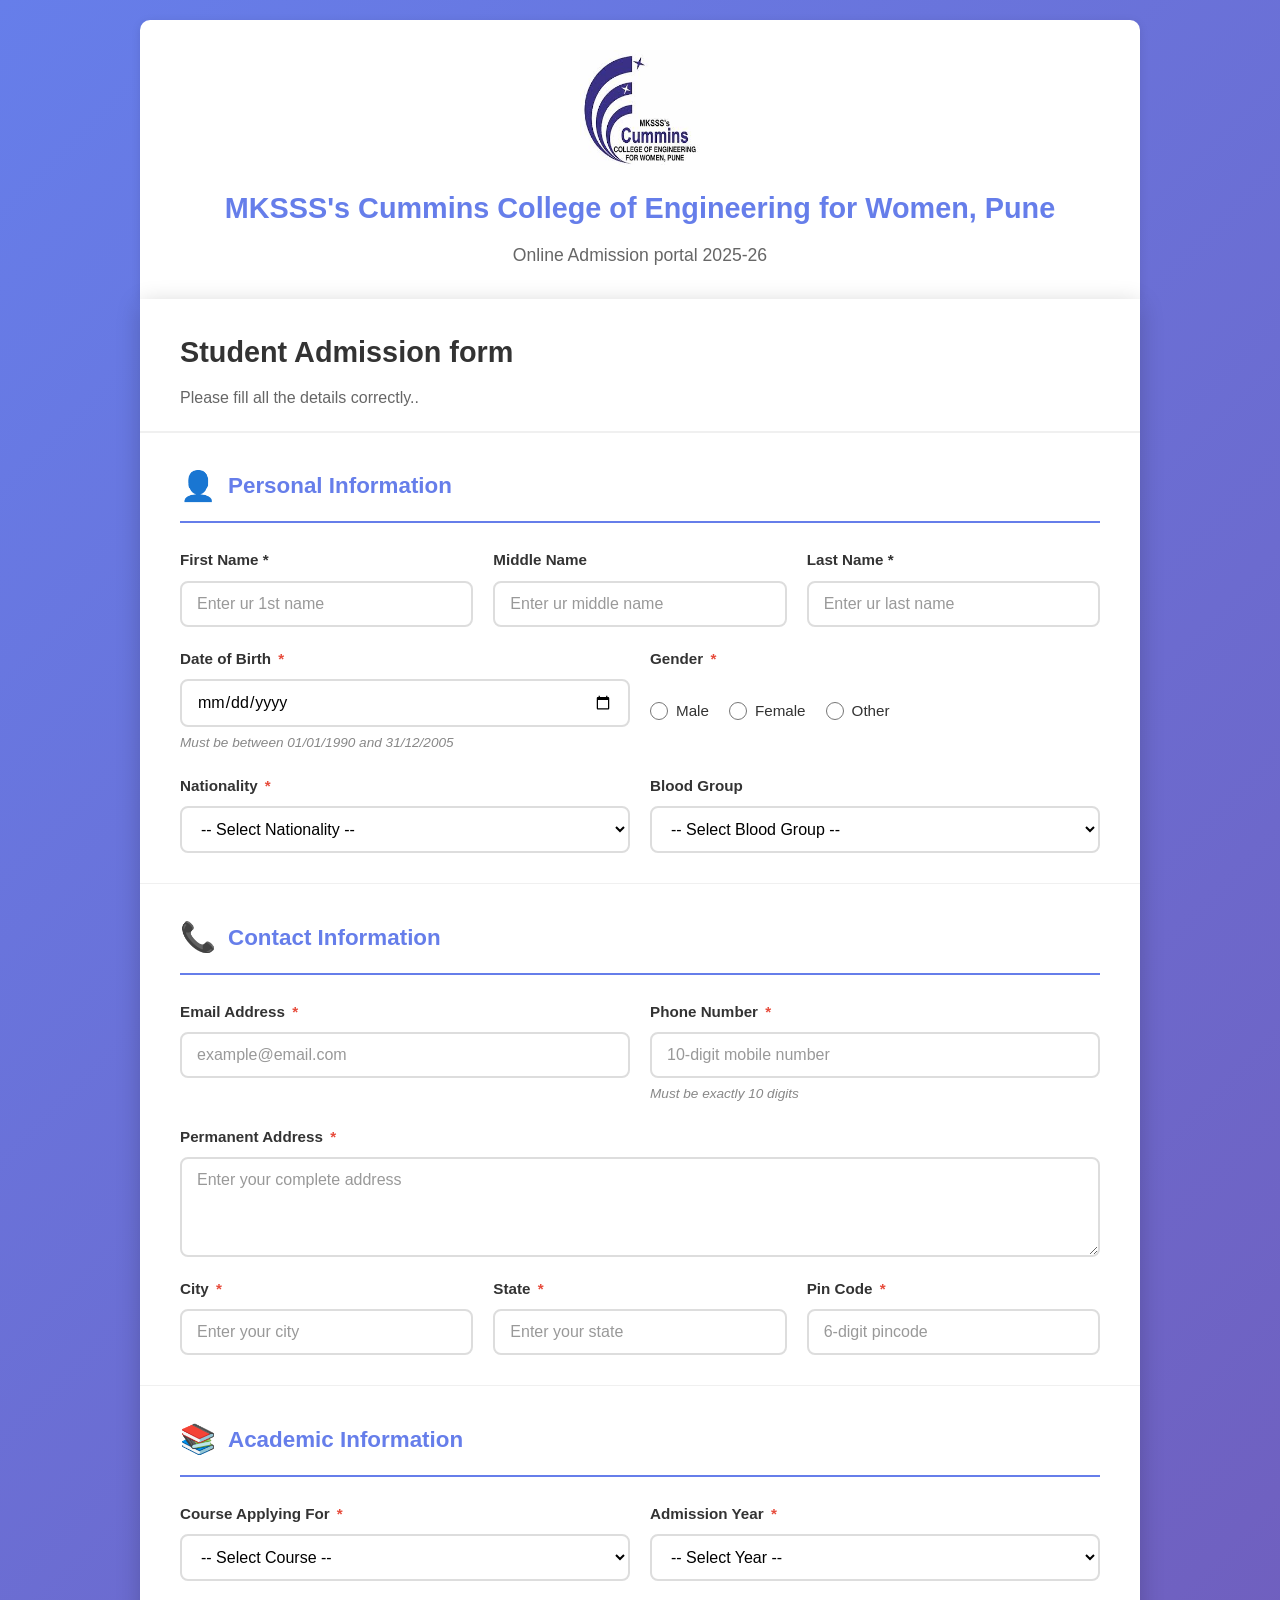
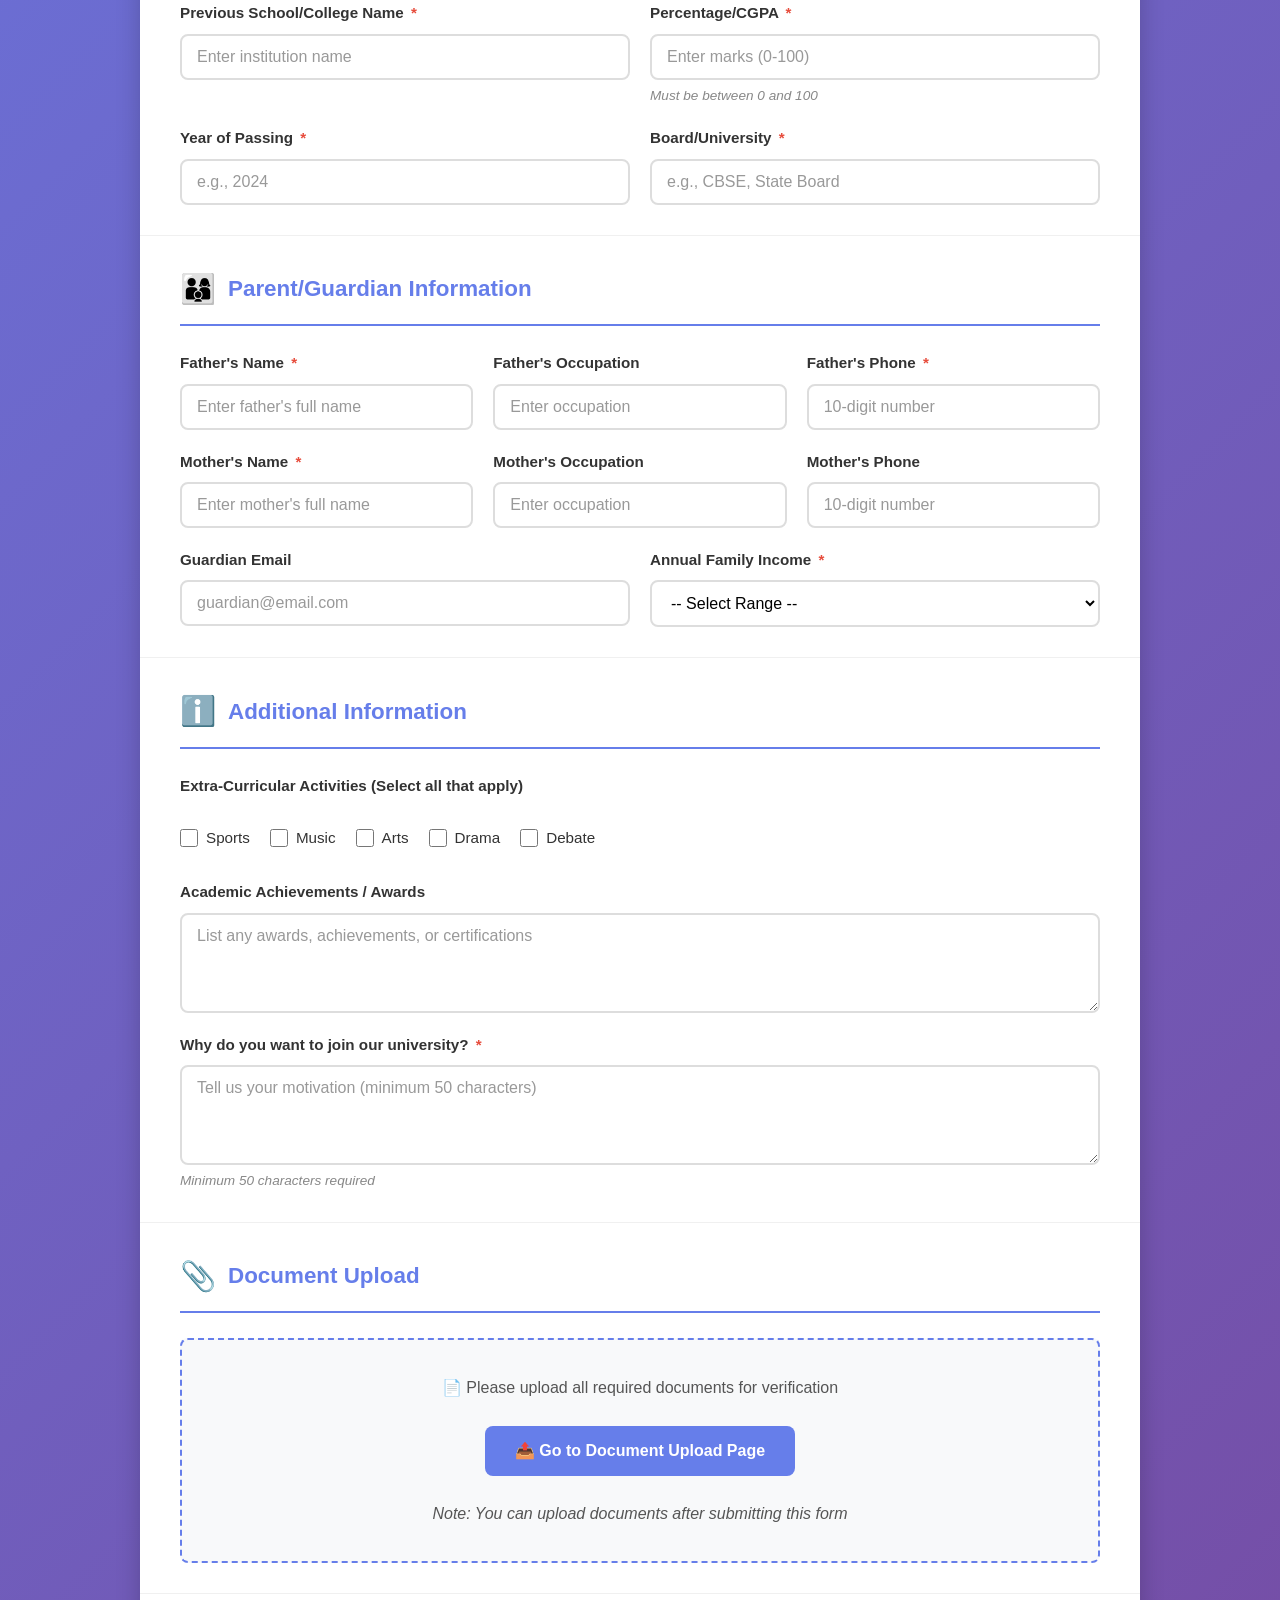
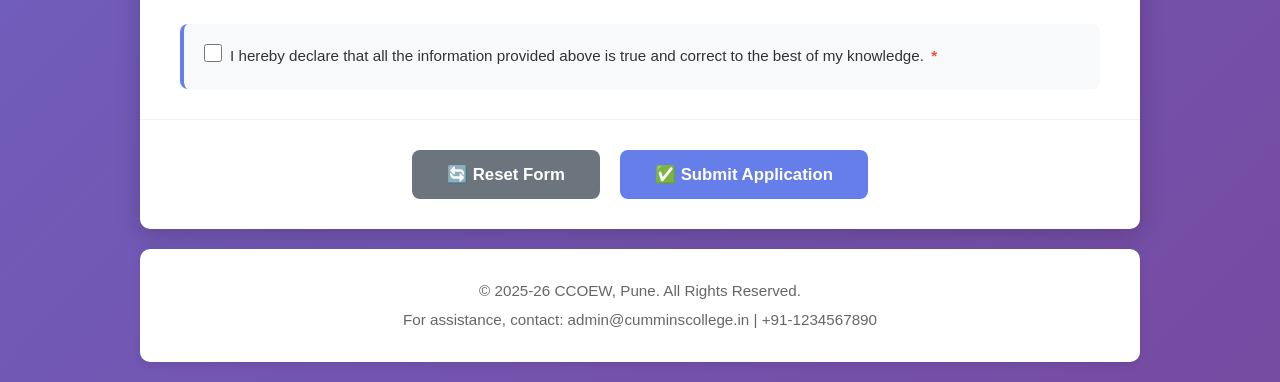
<file: index.html>
<!DOCTYPE html>
<html lang="en">
<head>
    <meta charset="UTF-8">
    <meta name="viewport" content="width=device-width, initial-scale=1.0">
    <title>Student Admission Form</title>
    <link rel="stylesheet" href="style.css">
</head>
<body>
    
    <header class="header">
        <div class="logo">
            <img src="image.png" alt="MKSSS Cummins College Logo" class="college-logo">
            <h1>MKSSS's Cummins College of Engineering for Women, Pune</h1>
        </div>
        <p class="tagline">Online Admission portal 2025-26</p>
    </header>

    <div class="container">
        <div class="form-header">
            <h2>Student Admission form</h2>
            <p> Please fill all the details correctly..</p>    
        </div>
        
        <form name="admissionForm" id="admissionForm" onsubmit="return validateForm()" method="POST">
            <div class="section">
                <h3 class="section-title">
                    <span class="section-icon">👤</span>
                    Personal Information
                </h3>

                <div class="form-row">
                    <div class="form-group">
                        <label for="firstName">First Name <span class="requierd">*</span></label>
                        <input type="text" id="firstName" name="firstName" placeholder="Enter ur 1st name">
                        <span class="error-message" id="firstNameError"></span>
                    </div>
                    <div class="form-group">
                        <label for="middleName">Middle Name</label>
                        <input type="text" id="middleName" name="middleName" placeholder="Enter ur middle name">
                    </div> 
                    <div class="form-group">
                        <label for="lastName">Last Name <span class="requierd">*</span></label>
                        <input type="text" id="lastName" name="lastName" placeholder="Enter ur last name">
                        <span class="error-message" id="lastNameError"></span>
                    </div>
                </div>

                <div class="form-row">
                    <div class="form-group">
                        <label for="dob">Date of Birth <span class="required">*</span></label>
                        <input type="date" id="dob" name="dob">
                        <span class="error-message" id="dobError"></span>
                        <small class="help-text">Must be between 01/01/1990 and 31/12/2005</small>
                    </div>
                    
                    <div class="form-group">
                        <label>Gender <span class="required">*</span></label>
                        <div class="radio-group">
                            <div class="radio-option">
                                <input type="radio" id="male" name="gender" value="Male">
                                <label for="male">Male</label>
                            </div>
                            <div class="radio-option">
                                <input type="radio" id="female" name="gender" value="Female">
                                <label for="female">Female</label>
                            </div>
                            <div class="radio-option">
                                <input type="radio" id="other" name="gender" value="Other">
                                <label for="other">Other</label>
                            </div>
                        </div>
                        <span class="error-message" id="genderError"></span>
                    </div>
                </div>

                <div class="form-row">
                    <div class="form-group">
                        <label for="nationality">Nationality <span class="required">*</span></label>
                        <select id="nationality" name="nationality">
                            <option value="">-- Select Nationality --</option>
                            <option value="Indian">Indian</option>
                            <option value="American">American</option>
                            <option value="British">British</option>
                            <option value="Canadian">Canadian</option>
                            <option value="Australian">Australian</option>
                            <option value="Other">Other</option>
                        </select>
                        <span class="error-message" id="nationalityError"></span>
                    </div>
                    
                    <div class="form-group">
                        <label for="bloodGroup">Blood Group</label>
                        <select id="bloodGroup" name="bloodGroup">
                            <option value="">-- Select Blood Group --</option>
                            <option value="A+">A+</option>
                            <option value="A-">A-</option>
                            <option value="B+">B+</option>
                            <option value="B-">B-</option>
                            <option value="AB+">AB+</option>
                            <option value="AB-">AB-</option>
                            <option value="O+">O+</option>
                            <option value="O-">O-</option>
                        </select>
                    </div>
                </div>
            </div>

            <div class="section">
                <h3 class="section-title">
                    <span class="section-icon">📞</span>
                    Contact Information
                </h3>
                
                <div class="form-row">
                    <div class="form-group">
                        <label for="email">Email Address <span class="required">*</span></label>
                        <input type="email" id="email" name="email" placeholder="example@email.com">
                        <span class="error-message" id="emailError"></span>
                    </div>
                    
                    <div class="form-group">
                        <label for="phone">Phone Number <span class="required">*</span></label>
                        <input type="tel" id="phone" name="phone" placeholder="10-digit mobile number" maxlength="10">
                        <span class="error-message" id="phoneError"></span>
                        <small class="help-text">Must be exactly 10 digits</small>
                    </div>
                </div>

                <div class="form-row">
                    <div class="form-group full-width">
                        <label for="address">Permanent Address <span class="required">*</span></label>
                        <textarea id="address" name="address" rows="3" placeholder="Enter your complete address"></textarea>
                        <span class="error-message" id="addressError"></span>
                    </div>
                </div>

                <div class="form-row">
                    <div class="form-group">
                        <label for="city">City <span class="required">*</span></label>
                        <input type="text" id="city" name="city" placeholder="Enter your city">
                        <span class="error-message" id="cityError"></span>
                    </div>
                    
                    <div class="form-group">
                        <label for="state">State <span class="required">*</span></label>
                        <input type="text" id="state" name="state" placeholder="Enter your state">
                        <span class="error-message" id="stateError"></span>
                    </div>
                    
                    <div class="form-group">
                        <label for="pincode">Pin Code <span class="required">*</span></label>
                        <input type="text" id="pincode" name="pincode" placeholder="6-digit pincode" maxlength="6">
                        <span class="error-message" id="pincodeError"></span>
                    </div>
                </div>
            </div>

            <div class="section">
                <h3 class="section-title">
                    <span class="section-icon">📚</span>
                    Academic Information
                </h3>
                
                <div class="form-row">
                    <div class="form-group">
                        <label for="course">Course Applying For <span class="required">*</span></label>
                        <select id="course" name="course">
                            <option value="">-- Select Course --</option>
                            <option value="B.Tech - Computer Engineering">B.Tech - Computer Engineering</option>
                            <option value="B.Tech - Mechanical Engineering">B.Tech - Mechanical Engineering</option>
                            <option value="B.Tech - Civil Engineering">B.Tech - Civil Engineering</option>
                            <option value="B.Tech - Electrical Engineering">B.Tech - Electrical Engineering</option>
                            <option value="BBA">BBA - Business Administration</option>
                            <option value="BCA">BCA - Computer Applications</option>
                        </select>
                        <span class="error-message" id="courseError"></span>
                    </div>
                    
                    <div class="form-group">
                        <label for="admissionYear">Admission Year <span class="required">*</span></label>
                        <select id="admissionYear" name="admissionYear">
                            <option value="">-- Select Year --</option>
                            <option value="2025">2025</option>
                            <option value="2026">2026</option>
                        </select>
                        <span class="error-message" id="admissionYearError"></span>
                    </div>
                </div>

                <div class="form-row">
                    <div class="form-group">
                        <label for="previousSchool">Previous School/College Name <span class="required">*</span></label>
                        <input type="text" id="previousSchool" name="previousSchool" placeholder="Enter institution name">
                        <span class="error-message" id="previousSchoolError"></span>
                    </div>
                    
                    <div class="form-group">
                        <label for="percentage">Percentage/CGPA <span class="required">*</span></label>
                        <input type="number" id="percentage" name="percentage" placeholder="Enter marks (0-100)" min="0" max="100" step="0.01">
                        <span class="error-message" id="percentageError"></span>
                        <small class="help-text">Must be between 0 and 100</small>
                    </div>
                </div>

                <div class="form-row">
                    <div class="form-group">
                        <label for="passingYear">Year of Passing <span class="required">*</span></label>
                        <input type="number" id="passingYear" name="passingYear" placeholder="e.g., 2024" min="2000" max="2026">
                        <span class="error-message" id="passingYearError"></span>
                    </div>
                    
                    <div class="form-group">
                        <label for="board">Board/University <span class="required">*</span></label>
                        <input type="text" id="board" name="board" placeholder="e.g., CBSE, State Board">
                        <span class="error-message" id="boardError"></span>
                    </div>
                </div>
            </div>

            <!-- Parent/Guardian Information Section -->
            <div class="section">
                <h3 class="section-title">
                    <span class="section-icon">👨‍👩‍👦</span>
                    Parent/Guardian Information
                </h3>
                
                <div class="form-row">
                    <div class="form-group">
                        <label for="fatherName">Father's Name <span class="required">*</span></label>
                        <input type="text" id="fatherName" name="fatherName" placeholder="Enter father's full name">
                        <span class="error-message" id="fatherNameError"></span>
                    </div>
                    
                    <div class="form-group">
                        <label for="fatherOccupation">Father's Occupation</label>
                        <input type="text" id="fatherOccupation" name="fatherOccupation" placeholder="Enter occupation">
                    </div>
                    
                    <div class="form-group">
                        <label for="fatherPhone">Father's Phone <span class="required">*</span></label>
                        <input type="tel" id="fatherPhone" name="fatherPhone" placeholder="10-digit number" maxlength="10">
                        <span class="error-message" id="fatherPhoneError"></span>
                    </div>
                </div>

                <div class="form-row">
                    <div class="form-group">
                        <label for="motherName">Mother's Name <span class="required">*</span></label>
                        <input type="text" id="motherName" name="motherName" placeholder="Enter mother's full name">
                        <span class="error-message" id="motherNameError"></span>
                    </div>
                    
                    <div class="form-group">
                        <label for="motherOccupation">Mother's Occupation</label>
                        <input type="text" id="motherOccupation" name="motherOccupation" placeholder="Enter occupation">
                    </div>
                    
                    <div class="form-group">
                        <label for="motherPhone">Mother's Phone</label>
                        <input type="tel" id="motherPhone" name="motherPhone" placeholder="10-digit number" maxlength="10">
                    </div>
                </div>

                <div class="form-row">
                    <div class="form-group">
                        <label for="guardianEmail">Guardian Email</label>
                        <input type="email" id="guardianEmail" name="guardianEmail" placeholder="guardian@email.com">
                    </div>
                    
                    <div class="form-group">
                        <label for="annualIncome">Annual Family Income <span class="required">*</span></label>
                        <select id="annualIncome" name="annualIncome">
                            <option value="">-- Select Range --</option>
                            <option value="Below 1 Lakh">Below 1 Lakh</option>
                            <option value="1-3 Lakhs">1-3 Lakhs</option>
                            <option value="3-5 Lakhs">3-5 Lakhs</option>
                            <option value="5-10 Lakhs">5-10 Lakhs</option>
                            <option value="Above 10 Lakhs">Above 10 Lakhs</option>
                        </select>
                        <span class="error-message" id="annualIncomeError"></span>
                    </div>
                </div>
            </div>

            <div class="section">
                <h3 class="section-title">
                    <span class="section-icon">ℹ️</span>
                    Additional Information
                </h3>
                
                <div class="form-row">
                    <div class="form-group full-width">
                        <label>Extra-Curricular Activities (Select all that apply)</label>
                        <div class="checkbox-group">
                            <div class="checkbox-option">
                                <input type="checkbox" id="sports" name="activities" value="Sports">
                                <label for="sports">Sports</label>
                            </div>
                            <div class="checkbox-option">
                                <input type="checkbox" id="music" name="activities" value="Music">
                                <label for="music">Music</label>
                            </div>
                            <div class="checkbox-option">
                                <input type="checkbox" id="arts" name="activities" value="Arts">
                                <label for="arts">Arts</label>
                            </div>
                            <div class="checkbox-option">
                                <input type="checkbox" id="drama" name="activities" value="Drama">
                                <label for="drama">Drama</label>
                            </div>
                            <div class="checkbox-option">
                                <input type="checkbox" id="debate" name="activities" value="Debate">
                                <label for="debate">Debate</label>
                            </div>
                        </div>
                    </div>
                </div>

                <div class="form-row">
                    <div class="form-group full-width">
                        <label for="achievements">Academic Achievements / Awards</label>
                        <textarea id="achievements" name="achievements" rows="3" placeholder="List any awards, achievements, or certifications"></textarea>
                    </div>
                </div>

                <div class="form-row">
                    <div class="form-group full-width">
                        <label for="whyJoin">Why do you want to join our university? <span class="required">*</span></label>
                        <textarea id="whyJoin" name="whyJoin" rows="4" placeholder="Tell us your motivation (minimum 50 characters)"></textarea>
                        <span class="error-message" id="whyJoinError"></span>
                        <small class="help-text">Minimum 50 characters required</small>
                    </div>
                </div>
            </div>

            <div class="section">
                <h3 class="section-title">
                    <span class="section-icon">📎</span>
                    Document Upload
                </h3>
                
                <div class="upload-info">
                    <p>📄 Please upload all required documents for verification</p>
                    <a href="document_upload.html" target="_blank" class="upload-btn">
                        📤 Go to Document Upload Page
                    </a>
                    <p class="note">Note: You can upload documents after submitting this form</p>
                </div>
            </div>

            <div class="section">
                <div class="terms-section">
                    <div class="checkbox-option">
                        <input type="checkbox" id="terms" name="terms">
                        <label for="terms">
                            I hereby declare that all the information provided above is true and correct to the best of my knowledge. <span class="required">*</span>
                        </label>
                    </div>
                    <span class="error-message" id="termsError"></span>
                </div>
            </div>

            <!-- Form Buttons -->
            <div class="button-group">
                <button type="reset" class="btn btn-secondary" onclick="return confirmReset()">
                    🔄 Reset Form
                </button>
                <button type="submit" class="btn btn-primary">
                    ✅ Submit Application
                </button>
            </div>

        </form>
    </div>

    <foooter class="footer">
        <p>&copy; 2025-26 CCOEW, Pune. All Rights Reserved.</p>
        <p>For assistance, contact: admin@cumminscollege.in | +91-1234567890</p>
    </footer>

    <script src="validation.js"></script>
</body>
</html>
</file>
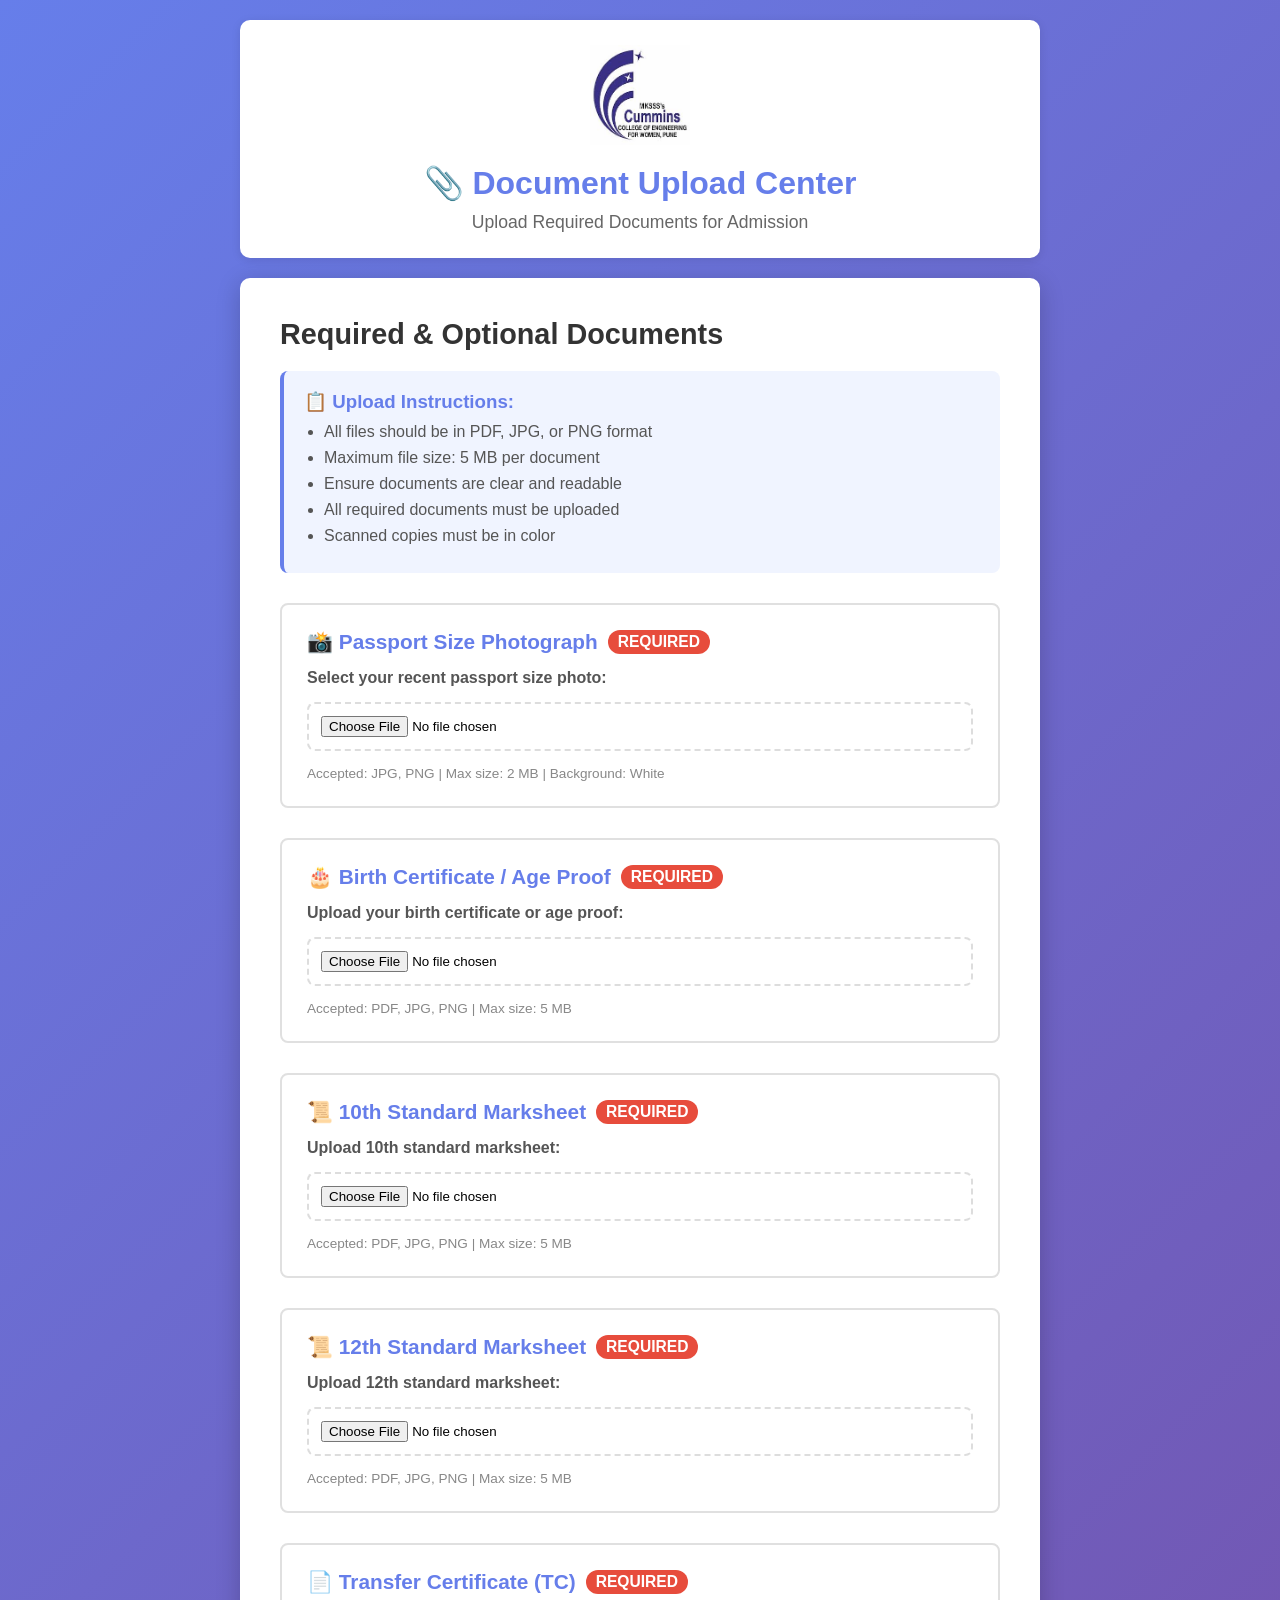
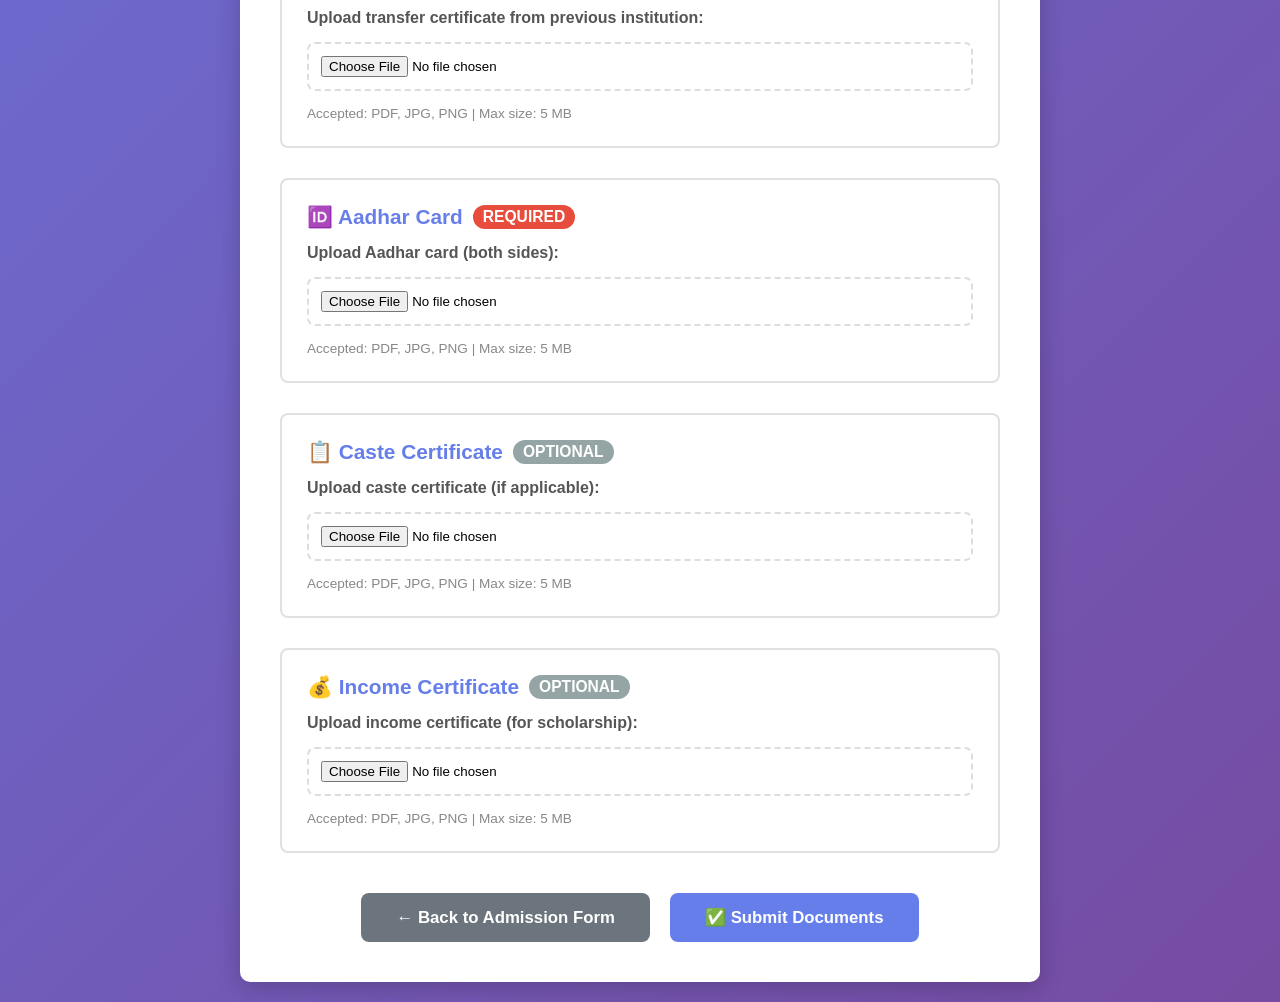
<file: document_upload.html>
<!DOCTYPE html>
<html lang="en">
<head>
    <meta charset="UTF-8">
    <meta name="viewport" content="width=device-width, initial-scale=1.0">
    <title>Document Upload - Admission Portal</title>
    
    <style>
        /* Internal CSS for Document Upload Page */
        * {
            margin: 0;
            padding: 0;
            box-sizing: border-box;
        }
        
        body {
            font-family: 'Segoe UI', Tahoma, Geneva, Verdana, sans-serif;
            background: linear-gradient(135deg, #667eea 0%, #764ba2 100%);
            min-height: 100vh;
            display: flex;
            flex-direction: column;
            padding: 20px;
        }
        
        .header {
            background: white;
            padding: 25px;
            border-radius: 10px;
            text-align: center;
            max-width: 800px;
            margin: 0 auto 20px auto;
            width: 100%;
            box-shadow: 0 2px 10px rgba(0,0,0,0.1);
        }
        
        .header h1 {
            color: #667eea;
            font-size: 2em;
            margin-bottom: 10px;
        }
        
        .header p {
            color: #666;
            font-size: 1.1em;
        }
        
        .container {
            max-width: 800px;
            width: 100%;
            margin: 0 auto;
            background: white;
            border-radius: 10px;
            padding: 40px;
            box-shadow: 0 5px 25px rgba(0,0,0,0.2);
        }
        
        .page-title {
            color: #333;
            font-size: 1.8em;
            margin-bottom: 10px;
        }
        
        .instructions {
            background: #f0f4ff;
            padding: 20px;
            border-radius: 8px;
            margin: 20px 0;
            border-left: 4px solid #667eea;
        }
        
        .instructions h3 {
            color: #667eea;
            margin-bottom: 10px;
        }
        
        .instructions ul {
            margin-left: 20px;
            color: #555;
        }
        
        .instructions li {
            margin: 8px 0;
        }
        
        .upload-section {
            margin: 30px 0;
            padding: 25px;
            border: 2px solid #e0e0e0;
            border-radius: 8px;
            transition: all 0.3s ease;
        }
        
        .upload-section:hover {
            border-color: #667eea;
            background: #f9fbff;
        }
        
        .upload-section h3 {
            color: #667eea;
            font-size: 1.3em;
            margin-bottom: 15px;
            display: flex;
            align-items: center;
        }
        
        .required-badge {
            background: #e74c3c;
            color: white;
            padding: 3px 10px;
            border-radius: 15px;
            font-size: 0.75em;
            margin-left: 10px;
        }
        
        .optional-badge {
            background: #95a5a6;
            color: white;
            padding: 3px 10px;
            border-radius: 15px;
            font-size: 0.75em;
            margin-left: 10px;
        }
        
        .file-input-wrapper {
            display: flex;
            flex-direction: column;
            gap: 10px;
        }
        
        .file-input-label {
            font-weight: 600;
            color: #555;
            margin-bottom: 5px;
        }
        
        input[type="file"] {
            padding: 12px;
            border: 2px dashed #ddd;
            border-radius: 8px;
            cursor: pointer;
            transition: all 0.3s ease;
            background: white;
        }
        
        input[type="file"]:hover {
            border-color: #667eea;
            background: #f9fbff;
        }
        
        .file-info {
            font-size: 0.85em;
            color: #888;
            margin-top: 5px;
        }
        
        .file-preview {
            margin-top: 10px;
            padding: 10px;
            background: #f8f9fa;
            border-radius: 6px;
            display: none;
        }
        
        .file-preview.show {
            display: block;
        }
        
        .file-preview p {
            color: #28a745;
            font-weight: 600;
        }
        
        .btn-group {
            display: flex;
            justify-content: center;
            gap: 20px;
            margin-top: 40px;
            flex-wrap: wrap;
        }
        
        .btn {
            padding: 14px 35px;
            font-size: 1.05em;
            font-weight: 600;
            border: none;
            border-radius: 8px;
            cursor: pointer;
            transition: all 0.3s ease;
            min-width: 160px;
        }
        
        .btn-primary {
            background: #667eea;
            color: white;
        }
        
        .btn-primary:hover {
            background: #5568d3;
            transform: translateY(-2px);
            box-shadow: 0 5px 15px rgba(102, 126, 234, 0.4);
        }
        
        .btn-secondary {
            background: #6c757d;
            color: white;
        }
        
        .btn-secondary:hover {
            background: #5a6268;
            transform: translateY(-2px);
        }
        
        .success-message {
            background: #d4edda;
            color: #155724;
            padding: 15px;
            border-radius: 8px;
            margin-top: 20px;
            border: 1px solid #c3e6cb;
            display: none;
        }
        
        .success-message.show {
            display: block;
        }
        
        .error-message {
            color: #e74c3c;
            font-size: 0.9em;
            margin-top: 5px;
            display: none;
        }
        
        .error-message.show {
            display: block;
        }
        
        @media screen and (max-width: 768px) {
            .container {
                padding: 25px;
            }
            
            .upload-section {
                padding: 20px;
            }
            
            .btn-group {
                flex-direction: column;
            }
            
            .btn {
                width: 100%;
            }
        }
    </style>
</head>
<body>
    <div class="header">
        <img src="image.png" alt="MKSSS Cummins College Logo" style="width: 100px; height: auto; margin-bottom: 15px;">
        <h1>📎 Document Upload Center</h1>
        <p>Upload Required Documents for Admission</p>
    </div>
    
    <div class="container">
        <h2 class="page-title">Required & Optional Documents</h2>
        
        <div class="instructions">
            <h3>📋 Upload Instructions:</h3>
            <ul>
                <li>All files should be in PDF, JPG, or PNG format</li>
                <li>Maximum file size: 5 MB per document</li>
                <li>Ensure documents are clear and readable</li>
                <li>All required documents must be uploaded</li>
                <li>Scanned copies must be in color</li>
            </ul>
        </div>
        
        <form id="uploadForm" onsubmit="return validateUploadForm()">
            <!-- Photograph -->
            <div class="upload-section">
                <h3>
                    📸 Passport Size Photograph
                    <span class="required-badge">REQUIRED</span>
                </h3>
                <div class="file-input-wrapper">
                    <label class="file-input-label">Select your recent passport size photo:</label>
                    <input type="file" id="photograph" name="photograph" accept="image/*" onchange="handleFileSelect(this, 'photographPreview')">
                    <div class="file-info">Accepted: JPG, PNG | Max size: 2 MB | Background: White</div>
                    <div class="file-preview" id="photographPreview"></div>
                    <span class="error-message" id="photographError"></span>
                </div>
            </div>
            
            <!-- Birth Certificate -->
            <div class="upload-section">
                <h3>
                    🎂 Birth Certificate / Age Proof
                    <span class="required-badge">REQUIRED</span>
                </h3>
                <div class="file-input-wrapper">
                    <label class="file-input-label">Upload your birth certificate or age proof:</label>
                    <input type="file" id="birthCert" name="birthCert" accept=".pdf,image/*" onchange="handleFileSelect(this, 'birthCertPreview')">
                    <div class="file-info">Accepted: PDF, JPG, PNG | Max size: 5 MB</div>
                    <div class="file-preview" id="birthCertPreview"></div>
                    <span class="error-message" id="birthCertError"></span>
                </div>
            </div>
            
            <!-- 10th Marksheet -->
            <div class="upload-section">
                <h3>
                    📜 10th Standard Marksheet
                    <span class="required-badge">REQUIRED</span>
                </h3>
                <div class="file-input-wrapper">
                    <label class="file-input-label">Upload 10th standard marksheet:</label>
                    <input type="file" id="marksheet10" name="marksheet10" accept=".pdf,image/*" onchange="handleFileSelect(this, 'marksheet10Preview')">
                    <div class="file-info">Accepted: PDF, JPG, PNG | Max size: 5 MB</div>
                    <div class="file-preview" id="marksheet10Preview"></div>
                    <span class="error-message" id="marksheet10Error"></span>
                </div>
            </div>
            
            <!-- 12th Marksheet -->
            <div class="upload-section">
                <h3>
                    📜 12th Standard Marksheet
                    <span class="required-badge">REQUIRED</span>
                </h3>
                <div class="file-input-wrapper">
                    <label class="file-input-label">Upload 12th standard marksheet:</label>
                    <input type="file" id="marksheet12" name="marksheet12" accept=".pdf,image/*" onchange="handleFileSelect(this, 'marksheet12Preview')">
                    <div class="file-info">Accepted: PDF, JPG, PNG | Max size: 5 MB</div>
                    <div class="file-preview" id="marksheet12Preview"></div>
                    <span class="error-message" id="marksheet12Error"></span>
                </div>
            </div>
            
            <!-- Transfer Certificate -->
            <div class="upload-section">
                <h3>
                    📄 Transfer Certificate (TC)
                    <span class="required-badge">REQUIRED</span>
                </h3>
                <div class="file-input-wrapper">
                    <label class="file-input-label">Upload transfer certificate from previous institution:</label>
                    <input type="file" id="transferCert" name="transferCert" accept=".pdf,image/*" onchange="handleFileSelect(this, 'transferCertPreview')">
                    <div class="file-info">Accepted: PDF, JPG, PNG | Max size: 5 MB</div>
                    <div class="file-preview" id="transferCertPreview"></div>
                    <span class="error-message" id="transferCertError"></span>
                </div>
            </div>
            
            <!-- Aadhar Card -->
            <div class="upload-section">
                <h3>
                    🆔 Aadhar Card
                    <span class="required-badge">REQUIRED</span>
                </h3>
                <div class="file-input-wrapper">
                    <label class="file-input-label">Upload Aadhar card (both sides):</label>
                    <input type="file" id="aadharCard" name="aadharCard" accept=".pdf,image/*" onchange="handleFileSelect(this, 'aadharCardPreview')">
                    <div class="file-info">Accepted: PDF, JPG, PNG | Max size: 5 MB</div>
                    <div class="file-preview" id="aadharCardPreview"></div>
                    <span class="error-message" id="aadharCardError"></span>
                </div>
            </div>
            
            <!-- Caste Certificate (Optional) -->
            <div class="upload-section">
                <h3>
                    📋 Caste Certificate
                    <span class="optional-badge">OPTIONAL</span>
                </h3>
                <div class="file-input-wrapper">
                    <label class="file-input-label">Upload caste certificate (if applicable):</label>
                    <input type="file" id="casteCert" name="casteCert" accept=".pdf,image/*" onchange="handleFileSelect(this, 'casteCertPreview')">
                    <div class="file-info">Accepted: PDF, JPG, PNG | Max size: 5 MB</div>
                    <div class="file-preview" id="casteCertPreview"></div>
                </div>
            </div>
            
            <!-- Income Certificate (Optional) -->
            <div class="upload-section">
                <h3>
                    💰 Income Certificate
                    <span class="optional-badge">OPTIONAL</span>
                </h3>
                <div class="file-input-wrapper">
                    <label class="file-input-label">Upload income certificate (for scholarship):</label>
                    <input type="file" id="incomeCert" name="incomeCert" accept=".pdf,image/*" onchange="handleFileSelect(this, 'incomeCertPreview')">
                    <div class="file-info">Accepted: PDF, JPG, PNG | Max size: 5 MB</div>
                    <div class="file-preview" id="incomeCertPreview"></div>
                </div>
            </div>
            
            <div class="success-message" id="successMessage">
                ✅ All documents uploaded successfully! You can now close this window and return to the admission form.
            </div>
            
            <div class="btn-group">
                <button type="button" class="btn btn-secondary" onclick="window.close()">
                    ← Back to Admission Form
                </button>
                <button type="submit" class="btn btn-primary">
                    ✅ Submit Documents
                </button>
            </div>
        </form>
    </div>
    
    <script>
        // Handle file selection and show preview
        function handleFileSelect(input, previewId) {
            const preview = document.getElementById(previewId);
            const file = input.files[0];
            
            if (file) {
                // Check file size (5MB = 5 * 1024 * 1024 bytes)
                const maxSize = 5 * 1024 * 1024;
                
                if (file.size > maxSize) {
                    alert('File size too large! Maximum size is 5 MB.\nYour file: ' + (file.size / (1024 * 1024)).toFixed(2) + ' MB');
                    input.value = '';
                    preview.classList.remove('show');
                    return;
                }
                
                // Show file preview
                preview.innerHTML = '<p>✓ Selected: ' + file.name + ' (' + (file.size / 1024).toFixed(2) + ' KB)</p>';
                preview.classList.add('show');
            } else {
                preview.classList.remove('show');
            }
        }
        
        // Validate upload form
        function validateUploadForm() {
            // Clear previous errors
            const errorMessages = document.querySelectorAll('.error-message');
            errorMessages.forEach(function(error) {
                error.classList.remove('show');
                error.textContent = '';
            });
            
            let isValid = true;
            
            // List of required documents
            const requiredDocs = [
                { id: 'photograph', name: 'Passport size photograph', errorId: 'photographError' },
                { id: 'birthCert', name: 'Birth certificate', errorId: 'birthCertError' },
                { id: 'marksheet10', name: '10th marksheet', errorId: 'marksheet10Error' },
                { id: 'marksheet12', name: '12th marksheet', errorId: 'marksheet12Error' },
                { id: 'transferCert', name: 'Transfer certificate', errorId: 'transferCertError' },
                { id: 'aadharCard', name: 'Aadhar card', errorId: 'aadharCardError' }
            ];
            
            // Check each required document
            requiredDocs.forEach(function(doc) {
                const input = document.getElementById(doc.id);
                const errorElement = document.getElementById(doc.errorId);
                
                if (!input.files || input.files.length === 0) {
                    errorElement.textContent = doc.name + ' is required';
                    errorElement.classList.add('show');
                    isValid = false;
                }
            });
            
            if (isValid) {
                // Show success message
                document.getElementById('successMessage').classList.add('show');
                
                // Simulate upload with progress
                alert('✅ Documents uploaded successfully!\n\nAll your documents have been submitted for verification.\n\nYou will receive a confirmation email within 24 hours.');
                
                // Optionally close window after success
                setTimeout(function() {
                    if (confirm('Documents uploaded successfully!\n\nWould you like to close this window?')) {
                        window.close();
                    }
                }, 1000);
                
                return false; // Prevent actual form submission for demo
            } else {
                alert('❌ Please upload all required documents before submitting.');
                return false;
            }
        }
        
        // Prevent accidental page close if files are selected
        window.addEventListener('beforeunload', function (e) {
            const allInputs = document.querySelectorAll('input[type="file"]');
            let hasFiles = false;
            
            allInputs.forEach(function(input) {
                if (input.files && input.files.length > 0) {
                    hasFiles = true;
                }
            });
            
            if (hasFiles) {
                e.preventDefault();
                e.returnValue = '';
            }
        });
    </script>
</body>

</html>
</file>
<file: style.css>
* {
    margin: 0;
    padding: 0;
    box-sizing: border-box;
}

body {
    font-family: 'Segoe UI', Tahoma, Geneva, Verdana, sans-serif;
    background: linear-gradient(135deg, #667eea 0%, #764ba2 100%);
    min-height: 100vh;
    display: flex;
    flex-direction: column;
    padding: 20px;
    line-height: 1.6;
}

.header {
    background: white;
    padding: 30px 20px;
    border-radius: 10px 10px 0 0;
    box-shadow: 0 2px 10px rgba(0, 0, 0, 0.1);
    text-align: center;
    max-width: 900px;
    width: 100%;
    margin: 0 auto 0 auto;
}

.logo {
    display: flex;
    flex-direction: column;
    align-items: center;
    gap: 15px;
}

.college-logo {
    width: 120px;
    height: auto;
    object-fit: contain;
}

.header .logo h1 {
    color: #667eea;
    font-size: 1.8em;
    margin-bottom: 10px;
    font-weight: 700;
}

.header .tagline {
    color: #666;
    font-size: 1.1em;
    font-weight: 500;
}

.container {
    max-width: 900px;
    width: 100%;
    margin: 0 auto;
    background: white;
    border-radius: 0 0 10px 10px;
    box-shadow: 0 5px 25px rgba(0, 0, 0, 0.2);
}

.form-header {
    padding: 30px 40px 20px 40px;
    border-bottom: 2px solid #f0f0f0;
}

.form-header h2 {
    color: #333;
    font-size: 1.8em;
    margin-bottom: 10px;
}

.form-header p {
    color: #666;
    font-size: 1em;
}

.section {
    padding: 30px 40px;
    border-bottom: 1px solid #f0f0f0;
}

.section:last-child {
    border-bottom: none;
}

.section-title {
    color: #667eea;
    font-size: 1.4em;
    margin-bottom: 25px;
    padding-bottom: 12px;
    border-bottom: 2px solid #667eea;
    display: flex;
    align-items: center;
    font-weight: 600;
}

.section-icon {
    margin-right: 12px;
    font-size: 1.3em;
}

.form-row {
    display: flex;
    flex-wrap: wrap;
    gap: 20px;
    margin-bottom: 20px;
}

.form-row:last-child {
    margin-bottom: 0;
}

.form-group {
    flex: 1;
    min-width: 250px;
    display: flex;
    flex-direction: column;
}

.form-group.full-width {
    flex-basis: 100%;
    min-width: 100%;
}

label {
    font-weight: 600;
    color: #333;
    margin-bottom: 8px;
    font-size: 0.95em;
}

.required {
    color: #e74c3c;
    margin-left: 3px;
    font-weight: bold;
}

input[type="text"],
input[type="email"],
input[type="tel"],
input[type="date"],
input[type="number"],
select,
textarea {
    padding: 12px 15px;
    border: 2px solid #ddd;
    border-radius: 8px;
    font-size: 1em;
    transition: all 0.3s ease;
    font-family: inherit;
    background-color: white;
}

input:focus,
select:focus,
textarea:focus {
    outline: none;
    border-color: #667eea;
    box-shadow: 0 0 0 3px rgba(102, 126, 234, 0.1);
}

input::placeholder,
textarea::placeholder {
    color: #999;
}

/* ERROR STATE */
input.error,
select.error,
textarea.error {
    border-color: #e74c3c;
    background-color: #fff5f5;
}

textarea {
    resize: vertical;
    min-height: 100px;
    font-family: inherit;
}

.help-text {
    font-size: 0.85em;
    color: #888;
    margin-top: 5px;
    font-style: italic;
}

.radio-group,
.checkbox-group {
    display: flex;
    flex-wrap: wrap;
    gap: 20px;
    margin-top: 10px;
    padding: 10px 0;
}

.radio-option,
.checkbox-option {
    display: flex;
    align-items: center;
    gap: 8px;
}

.radio-option label,
.checkbox-option label {
    margin-bottom: 0;
    font-weight: 500;
    cursor: pointer;
}

input[type="radio"],
input[type="checkbox"] {
    width: 18px;
    height: 18px;
    cursor: pointer;
    accent-color: #667eea;
}

.error-message {
    color: #e74c3c;
    font-size: 0.85em;
    margin-top: 5px;
    display: none;
    font-weight: 500;
}

.error-message.show {
    display: block;
}

.upload-info {
    background: #f8f9fa;
    padding: 25px;
    border-radius: 8px;
    text-align: center;
    border: 2px dashed #667eea;
}

.upload-info p {
    margin: 10px 0;
    color: #555;
    font-size: 1em;
}

.upload-btn {
    display: inline-block;
    padding: 12px 30px;
    background: #667eea;
    color: white;
    text-decoration: none;
    border-radius: 8px;
    font-weight: 600;
    margin: 15px 0;
    transition: all 0.3s ease;
    font-size: 1em;
}

.upload-btn:hover {
    background: #5568d3;
    transform: translateY(-2px);
    box-shadow: 0 5px 15px rgba(102, 126, 234, 0.3);
}

.note {
    font-size: 0.9em;
    color: #888;
    font-style: italic;
}

.terms-section {
    background: #f8f9fa;
    padding: 20px;
    border-radius: 8px;
    border-left: 4px solid #667eea;
}

.terms-section .checkbox-option {
    align-items: flex-start;
}

.terms-section label {
    line-height: 1.6;
    font-weight: 500;
}

.button-group {
    display: flex;
    justify-content: center;
    gap: 20px;
    padding: 30px 40px;
    flex-wrap: wrap;
}

.btn {
    padding: 14px 35px;
    font-size: 1.05em;
    font-weight: 600;
    border: none;
    border-radius: 8px;
    cursor: pointer;
    transition: all 0.3s ease;
    font-family: inherit;
    min-width: 160px;
}

.btn-primary {
    background: #667eea;
    color: white;
}

.btn-primary:hover {
    background: #5568d3;
    transform: translateY(-2px);
    box-shadow: 0 5px 15px rgba(102, 126, 234, 0.4);
}

.btn-secondary {
    background: #6c757d;
    color: white;
}

.btn-secondary:hover {
    background: #5a6268;
    transform: translateY(-2px);
    box-shadow: 0 5px 15px rgba(108, 117, 125, 0.4);
}

.footer {
    background: white;
    color: #666;
    text-align: center;
    padding: 25px 20px;
    margin-top: 20px;
    border-radius: 10px;
    max-width: 900px;
    width: 100%;
    margin: 20px auto 0 auto;
    box-shadow: 0 2px 10px rgba(0, 0, 0, 0.1);
}

.footer p {
    margin: 5px 0;
    font-size: 0.95em;
}

@media screen and (max-width: 768px) {
    body {
        padding: 10px;
    }
    
    .header {
        padding: 20px 15px;
    }
    
    .college-logo {
        width: 90px;
    }
    
    .header .logo h1 {
        font-size: 1.3em;
    }
    
    .header .tagline {
        font-size: 0.95em;
    }
    
    .form-header {
        padding: 20px 20px 15px 20px;
    }
    
    .form-header h2 {
        font-size: 1.4em;
    }
    
    .section {
        padding: 20px;
    }
    
    .section-title {
        font-size: 1.2em;
    }
    
    .form-row {
        gap: 15px;
    }
    
    .form-group {
        min-width: 100%;
    }
    
    .button-group {
        padding: 20px;
        flex-direction: column;
    }
    
    .btn {
        width: 100%;
    }
}

@media screen and (max-width: 480px) {
    .college-logo {
        width: 70px;
    }
    
    .header .logo h1 {
        font-size: 1.1em;
    }
    
    .header .tagline {
        font-size: 0.85em;
    }
    
    .form-header h2 {
        font-size: 1.2em;
    }
    
    .section {
        padding: 15px;
    }
    
    .section-title {
        font-size: 1.1em;
        flex-direction: column;
        align-items: flex-start;
    }
    
    .section-icon {
        margin-bottom: 5px;
    }
    
    .radio-group,
    .checkbox-group {
        flex-direction: column;
        gap: 12px;
    }
    
    input[type="text"],
    input[type="email"],
    input[type="tel"],
    input[type="date"],
    input[type="number"],
    select,
    textarea {
        font-size: 16px;
    }
}

@media screen and (max-height: 500px) and (orientation: landscape) {
    .header {
        padding: 15px;
    }
    
    .header .logo h1 {
        font-size: 1.3em;
        margin-bottom: 5px;
    }
    
    .section {
        padding: 15px;
    }
}

@media screen and (min-width: 1200px) {
    .container {
        max-width: 1000px;
    }
    
    .header {
        max-width: 1000px;
    }
    
    .footer {
        max-width: 1000px;
    }
}

@media print {
    body {
        background: white;
        padding: 0;
    }
    
    .header,
    .container,
    .footer {
        box-shadow: none;
        border-radius: 0;
    }
    
    .btn {
        display: none;
    }
    
    .upload-info {
        border: 1px solid #ddd;
    }
}

input:focus-visible,
select:focus-visible,
textarea:focus-visible,
button:focus-visible {
    outline: 3px solid #667eea;
    outline-offset: 2px;
}

@media (prefers-reduced-motion: reduce) {
    * {
        animation: none !important;
        transition: none !important;
    }
}

@media (prefers-contrast: high) {
    input,
    select,
    textarea {
        border-width: 3px;
    }
}
</file>
